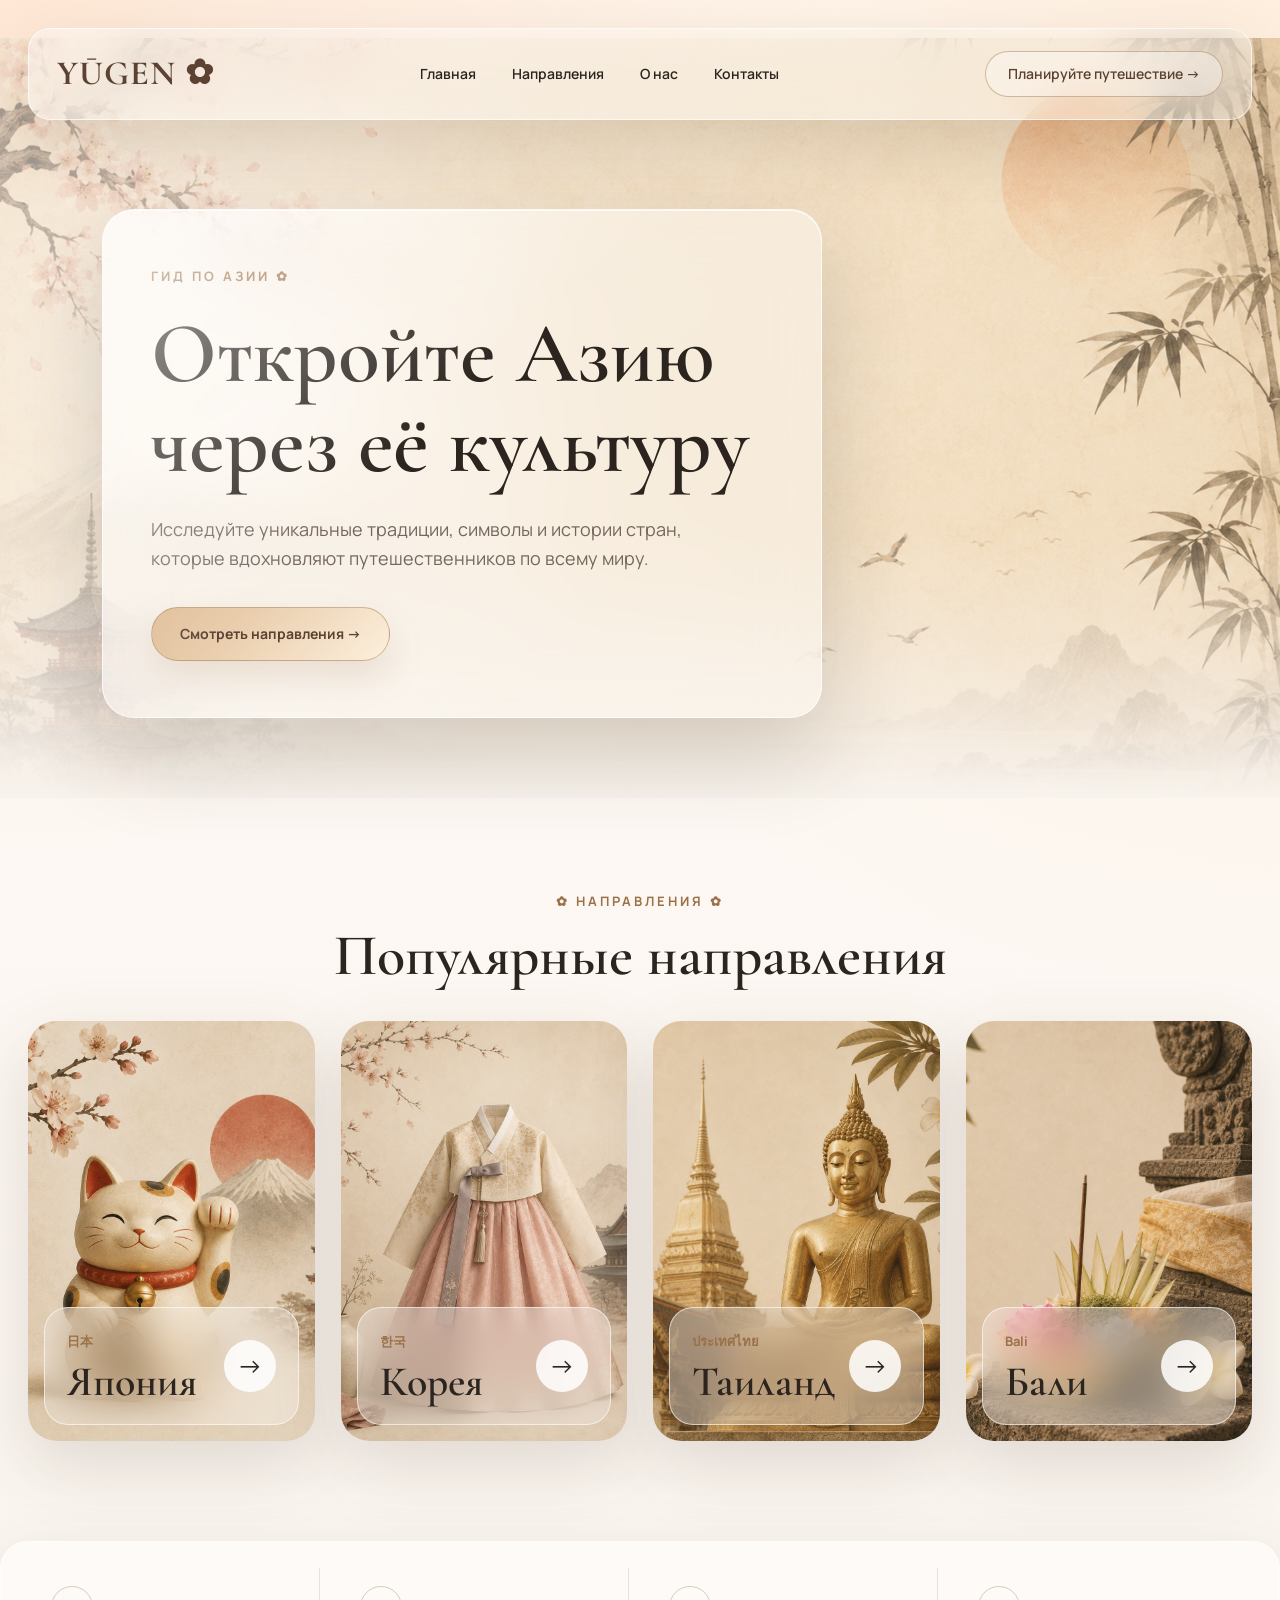
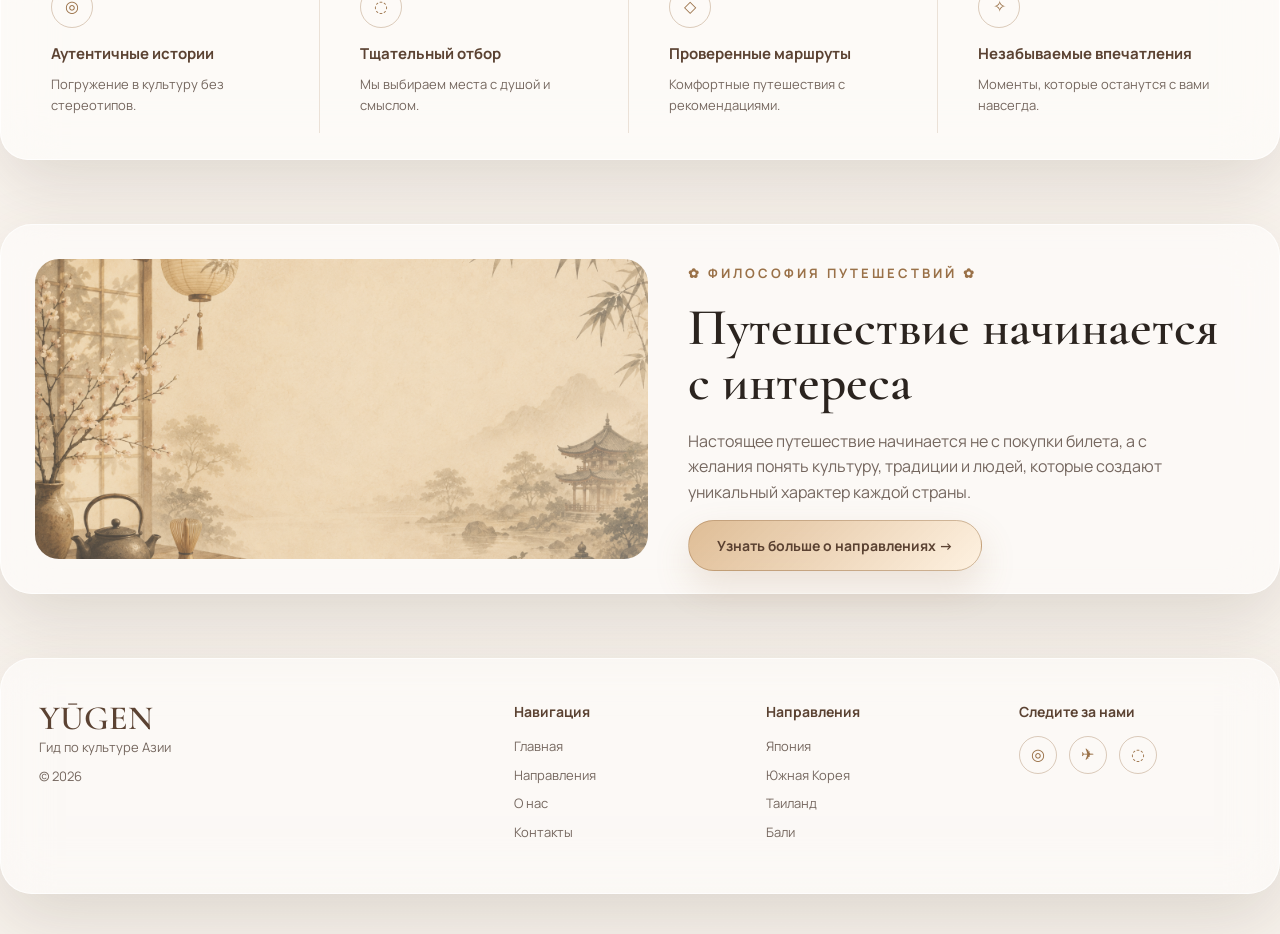
<file: index.html>
<!DOCTYPE html>
<html lang="ru">
<head>
  <meta charset="UTF-8">
  <meta name="viewport" content="width=device-width, initial-scale=1.0">
  <title>YŪGEN — Гид по Азии</title>

  <link href="https://fonts.googleapis.com/css2?family=Cormorant+Garamond:wght@400;500;600;700&family=Manrope:wght@300;400;500;600;700&display=swap" rel="stylesheet">

  <link rel="stylesheet" href="css/style.css">
  <link rel="stylesheet" href="css/responsive.css">
  <link rel="stylesheet" href="css/animations.css">
</head>

<body>

<header class="site-header">
  <div class="logo">YŪGEN ✿</div>

  <nav class="nav">
    <a href="index.html">Главная</a>
    <a href="tours.html">Направления</a>
    <a href="#about">О нас</a>
    <a href="contacts.html">Контакты</a>
  </nav>

  <a href="tours.html" class="header-btn">Планируйте путешествие →</a>
</header>

<section class="hero">
  <div class="hero-glass">
    <span class="eyebrow">ГИД ПО АЗИИ ✿</span>

    <h1>Откройте Азию<br>через её культуру</h1>

    <p>
      Исследуйте уникальные традиции, символы и истории стран,
      которые вдохновляют путешественников по всему миру.
    </p>

    <div class="hero-actions">
      <a href="#destinations" class="main-btn">Смотреть направления →</a>
    </div>
  </div>
</section>

<section class="destinations" id="destinations">
  <div class="section-top">
    <span>✿ НАПРАВЛЕНИЯ ✿</span>
    <h2>Популярные направления</h2>
  </div>

  <div class="cards-grid">

    <article class="travel-card">
      <img src="images/japan.png" alt="Япония">
      <div class="card-glass">
        <span>日本</span>
        <h3>Япония</h3>
        <a href="tours.html">→</a>
      </div>
    </article>

    <article class="travel-card">
      <img src="images/korea.png" alt="Южная Корея">
      <div class="card-glass">
        <span>한국</span>
        <h3>Корея</h3>
        <a href="tours.html">→</a>
      </div>
    </article>

    <article class="travel-card">
      <img src="images/thailand.png" alt="Таиланд">
      <div class="card-glass">
        <span>ประเทศไทย</span>
        <h3>Таиланд</h3>
        <a href="tours.html">→</a>
      </div>
    </article>

    <article class="travel-card">
      <img src="images/bali.png" alt="Бали">
      <div class="card-glass">
        <span>Bali</span>
        <h3>Бали</h3>
        <a href="tours.html">→</a>
      </div>
    </article>

  </div>
</section>

<section class="features">
  <div class="feature-item">
    <div class="icon">◎</div>
    <h4>Аутентичные истории</h4>
    <p>Погружение в культуру без стереотипов.</p>
  </div>

  <div class="feature-item">
    <div class="icon">◌</div>
    <h4>Тщательный отбор</h4>
    <p>Мы выбираем места с душой и смыслом.</p>
  </div>

  <div class="feature-item">
    <div class="icon">◇</div>
    <h4>Проверенные маршруты</h4>
    <p>Комфортные путешествия с рекомендациями.</p>
  </div>

  <div class="feature-item">
    <div class="icon">✧</div>
    <h4>Незабываемые впечатления</h4>
    <p>Моменты, которые останутся с вами навсегда.</p>
  </div>
</section>

<section class="philosophy" id="about">
  <div class="philosophy-image"></div>

  <div class="philosophy-text">
    <span>✿ ФИЛОСОФИЯ ПУТЕШЕСТВИЙ ✿</span>
    <h2>Путешествие начинается<br>с интереса</h2>
    <p>
      Настоящее путешествие начинается не с покупки билета,
      а с желания понять культуру, традиции и людей,
      которые создают уникальный характер каждой страны.
    </p>
    <a href="tours.html" class="outline-btn">Узнать больше о направлениях →</a>
  </div>
</section>

<footer class="footer">
  <div>
    <h3>YŪGEN</h3>
    <p>Гид по культуре Азии</p>
    <p>© 2026</p>
  </div>

  <div>
    <h4>Навигация</h4>
    <a href="index.html">Главная</a>
    <a href="tours.html">Направления</a>
    <a href="#about">О нас</a>
    <a href="contacts.html">Контакты</a>
  </div>

  <div>
    <h4>Направления</h4>
    <a href="tours.html">Япония</a>
    <a href="tours.html">Южная Корея</a>
    <a href="tours.html">Таиланд</a>
    <a href="tours.html">Бали</a>
  </div>

  <div>
    <h4>Следите за нами</h4>
    <div class="socials">
      <span>◎</span>
      <span>✈</span>
      <span>◌</span>
    </div>
  </div>
</footer>

</body>
</html>
</file>
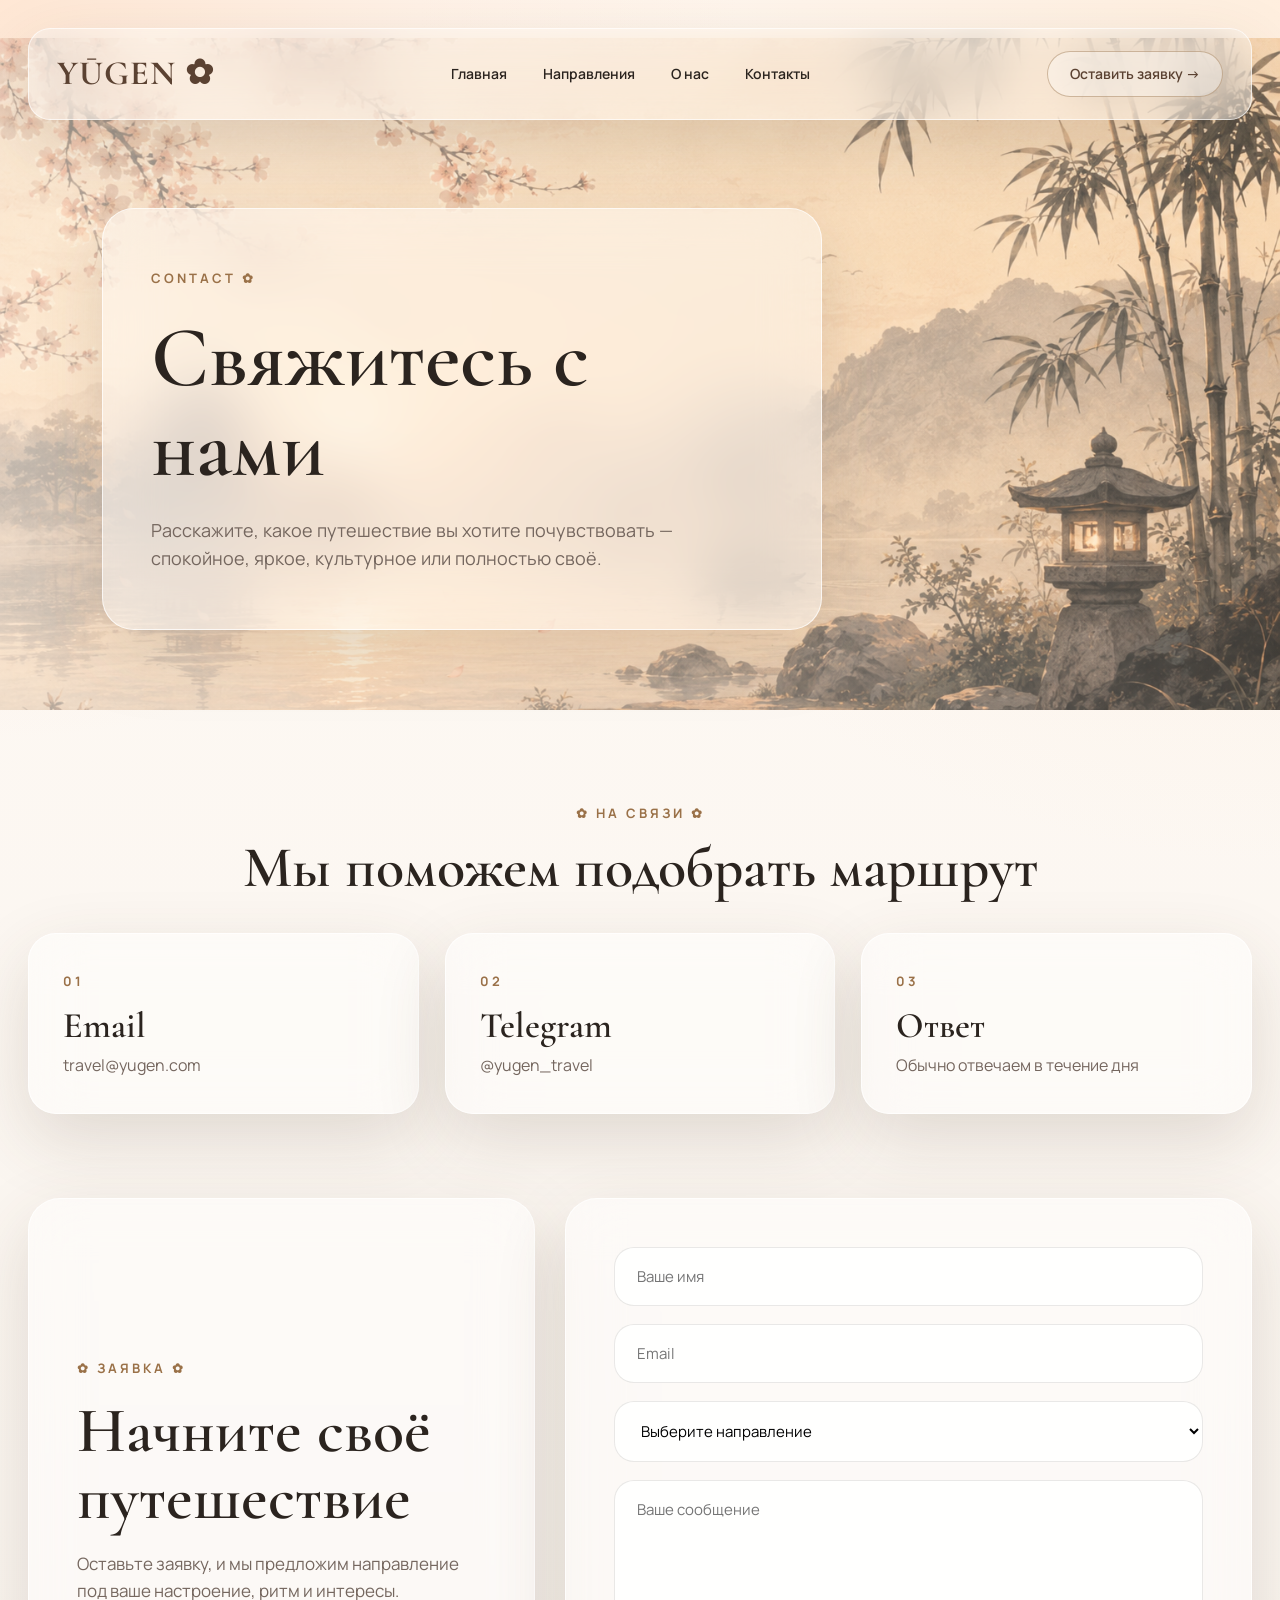
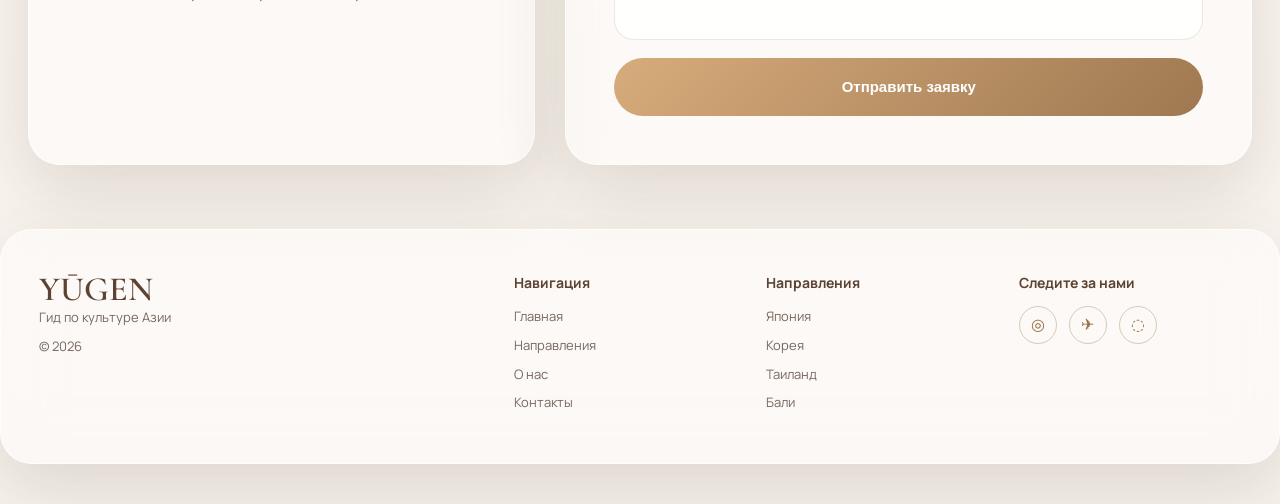
<file: contacts.html>
<!DOCTYPE html>
<html lang="ru">
<head>
  <meta charset="UTF-8" />
  <meta name="viewport" content="width=device-width, initial-scale=1.0" />
  <title>Контакты — YŪGEN</title>

  <link href="https://fonts.googleapis.com/css2?family=Cormorant+Garamond:wght@400;500;600;700&family=Manrope:wght@300;400;500;600;700&display=swap" rel="stylesheet">

  <link rel="stylesheet" href="css/contacts.css">
</head>

<body>

<header class="site-header">
  <div class="logo">YŪGEN ✿</div>

  <nav class="nav">
    <a href="index.html">Главная</a>
    <a href="tours.html">Направления</a>
    <a href="index.html#about">О нас</a>
    <a href="contacts.html">Контакты</a>
  </nav>

  <a href="#contactForm" class="header-btn">Оставить заявку →</a>
</header>

<section class="contact-hero">
  <div class="contact-glass">
    <span class="eyebrow">CONTACT ✿</span>
    <h1>Свяжитесь с нами</h1>
    <p>
      Расскажите, какое путешествие вы хотите почувствовать —
      спокойное, яркое, культурное или полностью своё.
    </p>
  </div>
</section>

<section class="contact-info">
  <div class="section-top">
    <span>✿ НА СВЯЗИ ✿</span>
    <h2>Мы поможем подобрать маршрут</h2>
  </div>

  <div class="info-grid">
    <div class="info-card">
      <span>01</span>
      <h3>Email</h3>
      <p>travel@yugen.com</p>
    </div>

    <div class="info-card">
      <span>02</span>
      <h3>Telegram</h3>
      <p>@yugen_travel</p>
    </div>

    <div class="info-card">
      <span>03</span>
      <h3>Ответ</h3>
      <p>Обычно отвечаем в течение дня</p>
    </div>
  </div>
</section>

<section class="form-block">
  <div class="form-text">
    <span>✿ ЗАЯВКА ✿</span>
    <h2>Начните своё путешествие</h2>
    <p>
      Оставьте заявку, и мы предложим направление под ваше настроение,
      ритм и интересы.
    </p>
  </div>

  <form id="contactForm" class="contact-form">
    <input type="text" placeholder="Ваше имя" required>
    <input type="email" placeholder="Email" required>

    <select required>
      <option value="">Выберите направление</option>
      <option>Япония</option>
      <option>Корея</option>
      <option>Таиланд</option>
      <option>Бали</option>
    </select>

    <textarea placeholder="Ваше сообщение" required></textarea>

    <button type="submit">Отправить заявку</button>
  </form>
</section>

<footer class="footer">
  <div>
    <h3>YŪGEN</h3>
    <p>Гид по культуре Азии</p>
    <p>© 2026</p>
  </div>

  <div>
    <h4>Навигация</h4>
    <a href="index.html">Главная</a>
    <a href="tours.html">Направления</a>
    <a href="index.html#about">О нас</a>
    <a href="contacts.html">Контакты</a>
  </div>

  <div>
    <h4>Направления</h4>
    <a href="tours.html">Япония</a>
    <a href="tours.html">Корея</a>
    <a href="tours.html">Таиланд</a>
    <a href="tours.html">Бали</a>
  </div>

  <div>
    <h4>Следите за нами</h4>
    <div class="socials">
      <span>◎</span>
      <span>✈</span>
      <span>◌</span>
    </div>
  </div>
</footer>

<script src="js/script.js"></script>

</body>
</html>
</file>
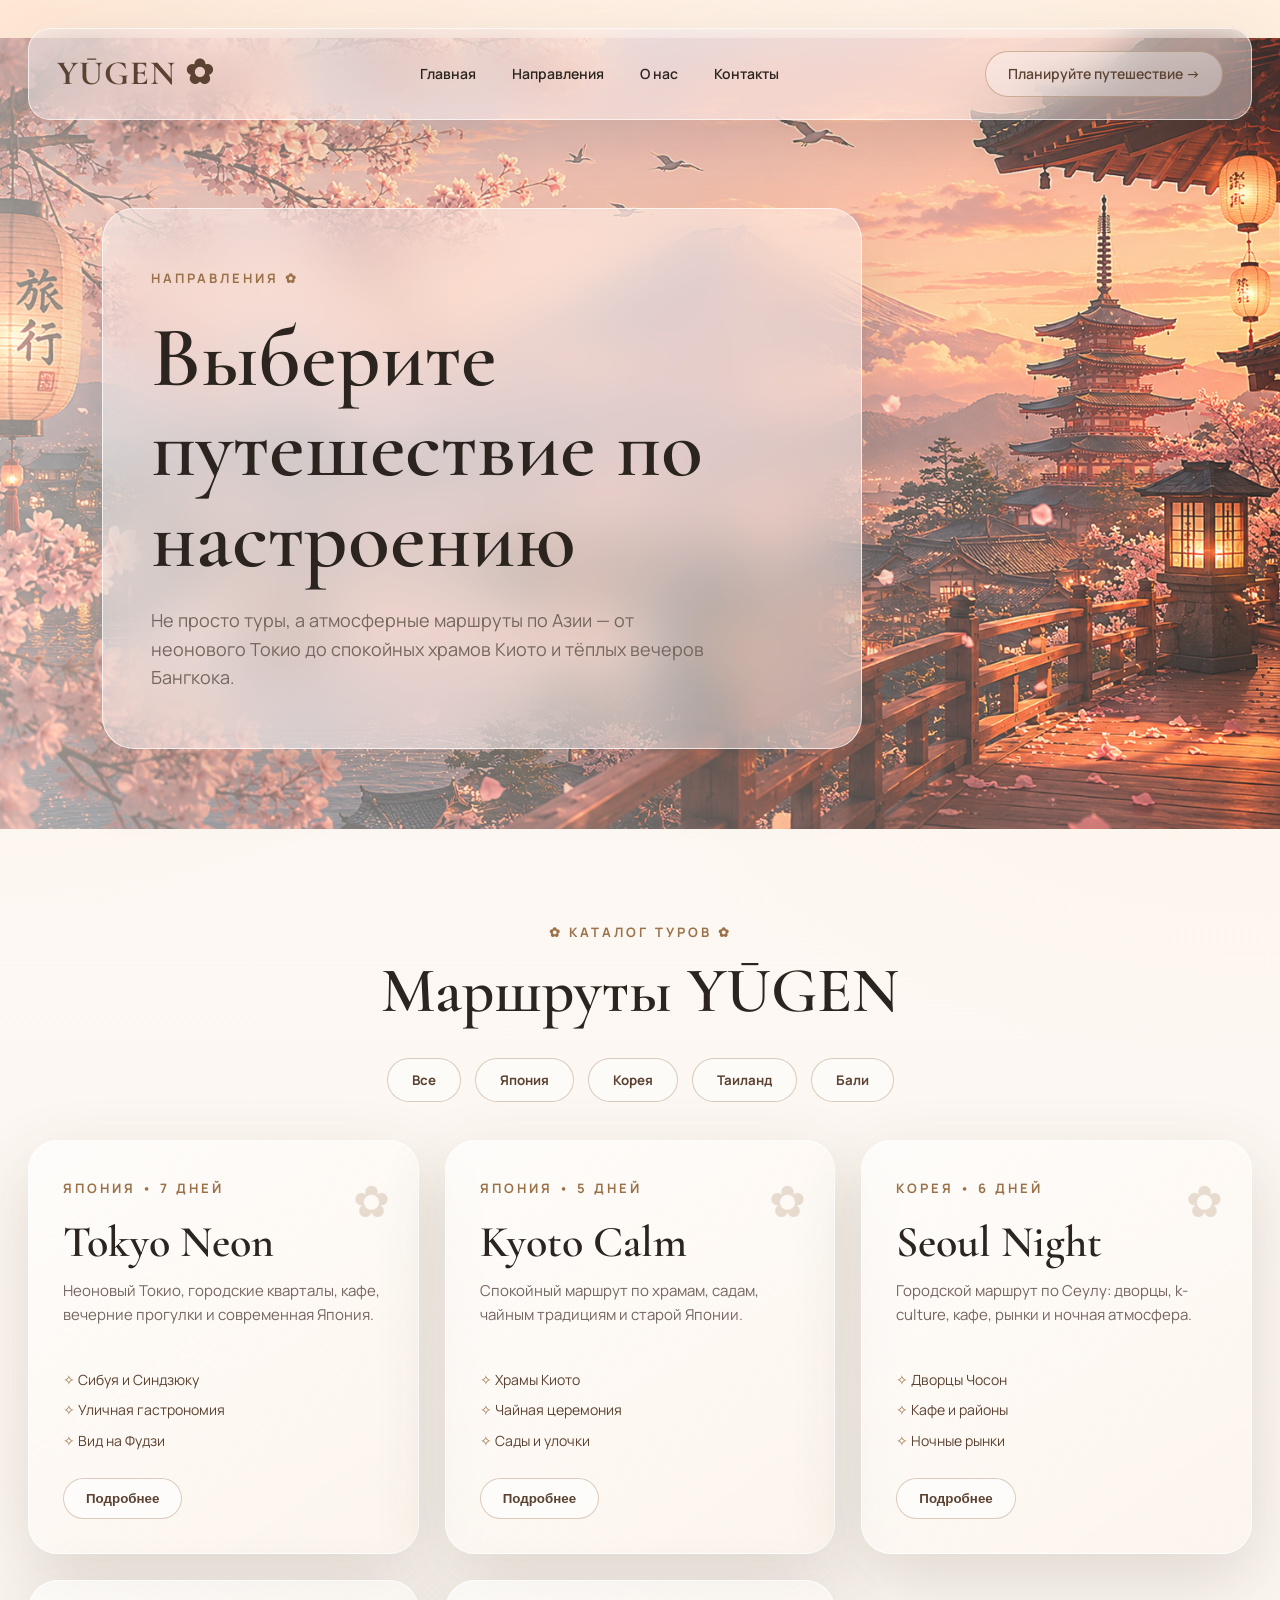
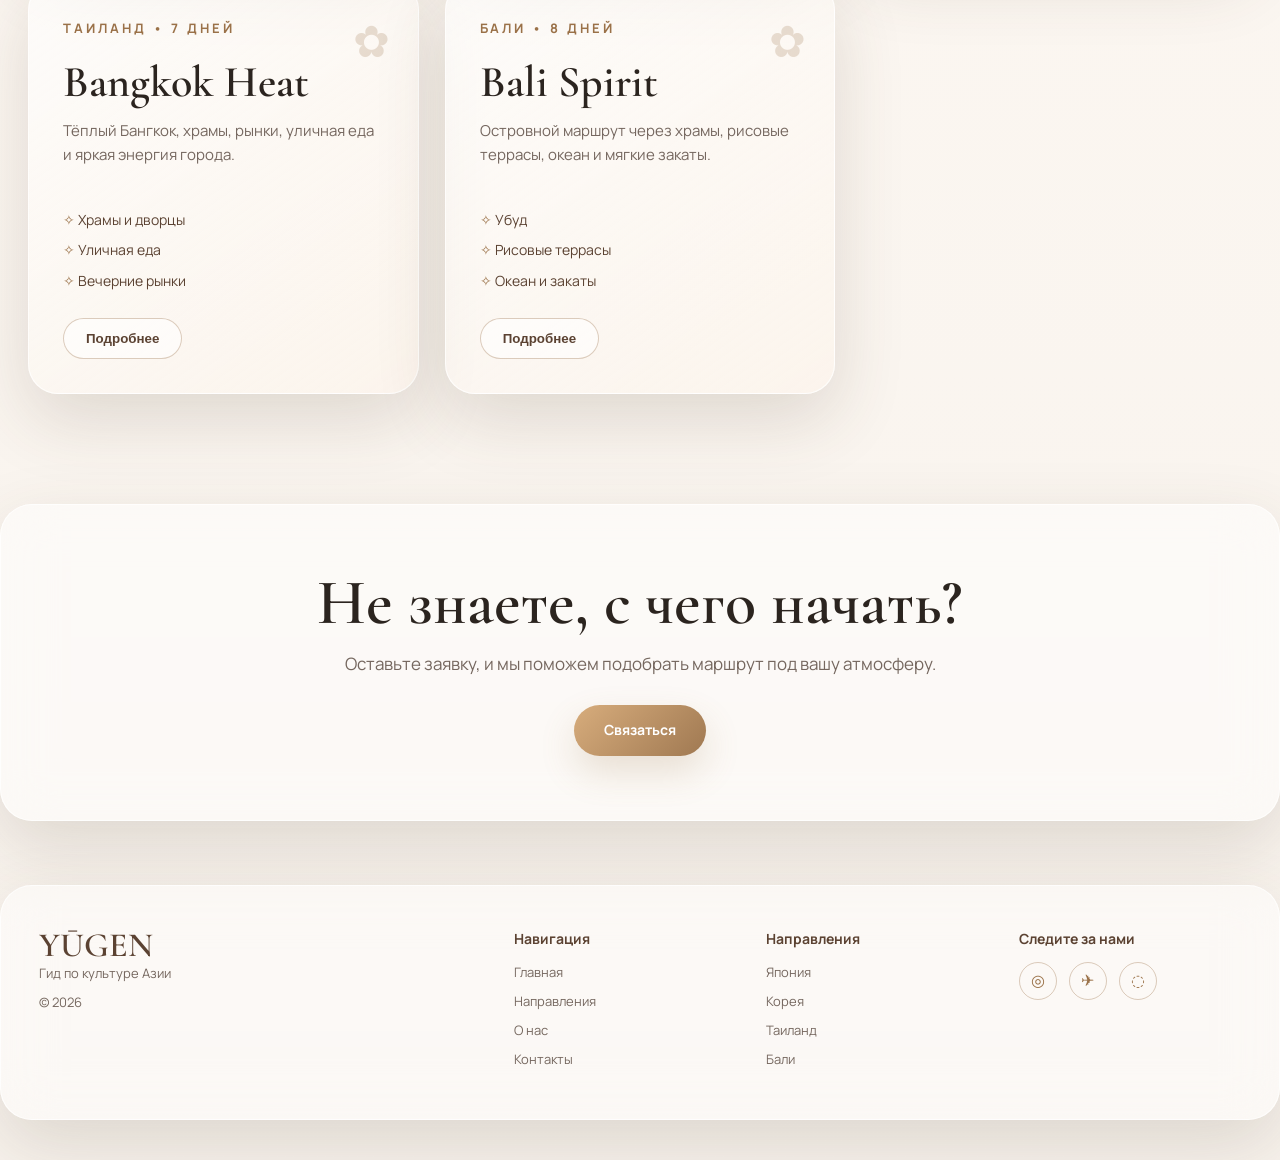
<file: tours.html>
<!DOCTYPE html>
<html lang="ru">
<head>
  <meta charset="UTF-8" />
  <meta name="viewport" content="width=device-width, initial-scale=1.0" />
  <title>Туры — YŪGEN</title>

  <link href="https://fonts.googleapis.com/css2?family=Cormorant+Garamond:wght@400;500;600;700&family=Manrope:wght@300;400;500;600;700&display=swap" rel="stylesheet">

  <link rel="stylesheet" href="css/tours.css">
</head>

<body>

<header class="site-header">
  <div class="logo">YŪGEN ✿</div>

  <nav class="nav">
    <a href="index.html">Главная</a>
    <a href="tours.html">Направления</a>
    <a href="index.html#about">О нас</a>
    <a href="contacts.html">Контакты</a>
  </nav>

  <a href="contacts.html" class="header-btn">Планируйте путешествие →</a>
</header>

<section class="tours-hero">
  <div class="hero-glass">
    <span class="eyebrow">НАПРАВЛЕНИЯ ✿</span>
    <h1>Выберите путешествие по настроению</h1>
    <p>
      Не просто туры, а атмосферные маршруты по Азии — от неонового Токио
      до спокойных храмов Киото и тёплых вечеров Бангкока.
    </p>
  </div>
</section>

<section class="tours-section">
  <div class="section-top">
    <span>✿ КАТАЛОГ ТУРОВ ✿</span>
    <h2>Маршруты YŪGEN</h2>
  </div>

  <div class="filters">
    <button onclick="filter('all')">Все</button>
    <button onclick="filter('japan')">Япония</button>
    <button onclick="filter('korea')">Корея</button>
    <button onclick="filter('thai')">Таиланд</button>
    <button onclick="filter('bali')">Бали</button>
  </div>

  <div class="tours-grid">

  <article class="tour-card japan" onclick="openModal('Tokyo Neon')">
    <span>Япония • 7 дней</span>
    <h3>Tokyo Neon</h3>
    <p>Неоновый Токио, городские кварталы, кафе, вечерние прогулки и современная Япония.</p>
    <ul>
      <li>Сибуя и Синдзюку</li>
      <li>Уличная гастрономия</li>
      <li>Вид на Фудзи</li>
    </ul>
    <button>Подробнее</button>
  </article>

  <article class="tour-card japan" onclick="openModal('Kyoto Calm')">
    <span>Япония • 5 дней</span>
    <h3>Kyoto Calm</h3>
    <p>Спокойный маршрут по храмам, садам, чайным традициям и старой Японии.</p>
    <ul>
      <li>Храмы Киото</li>
      <li>Чайная церемония</li>
      <li>Сады и улочки</li>
    </ul>
    <button>Подробнее</button>
  </article>

  <article class="tour-card korea" onclick="openModal('Seoul Night')">
    <span>Корея • 6 дней</span>
    <h3>Seoul Night</h3>
    <p>Городской маршрут по Сеулу: дворцы, k-culture, кафе, рынки и ночная атмосфера.</p>
    <ul>
      <li>Дворцы Чосон</li>
      <li>Кафе и районы</li>
      <li>Ночные рынки</li>
    </ul>
    <button>Подробнее</button>
  </article>

  <article class="tour-card thai" onclick="openModal('Bangkok Heat')">
    <span>Таиланд • 7 дней</span>
    <h3>Bangkok Heat</h3>
    <p>Тёплый Бангкок, храмы, рынки, уличная еда и яркая энергия города.</p>
    <ul>
      <li>Храмы и дворцы</li>
      <li>Уличная еда</li>
      <li>Вечерние рынки</li>
    </ul>
    <button>Подробнее</button>
  </article>

  <article class="tour-card bali" onclick="openModal('Bali Spirit')">
    <span>Бали • 8 дней</span>
    <h3>Bali Spirit</h3>
    <p>Островной маршрут через храмы, рисовые террасы, океан и мягкие закаты.</p>
    <ul>
      <li>Убуд</li>
      <li>Рисовые террасы</li>
      <li>Океан и закаты</li>
    </ul>
    <button>Подробнее</button>
  </article>

</div>
</section>

<section class="tours-cta">
  <h2>Не знаете, с чего начать?</h2>
  <p>Оставьте заявку, и мы поможем подобрать маршрут под вашу атмосферу.</p>
  <a href="contacts.html">Связаться</a>
</section>

<div id="modal" class="modal">
  <div class="modal-box">
    <button class="modal-close" onclick="closeModal()">×</button>
    <span>✿ ЗАЯВКА НА ТУР ✿</span>
    <h2 id="tourName"></h2>

    <input placeholder="Имя">
    <input placeholder="Email">

    <button onclick="closeModal()">Отправить заявку</button>
  </div>
</div>

<footer class="footer">
  <div>
    <h3>YŪGEN</h3>
    <p>Гид по культуре Азии</p>
    <p>© 2026</p>
  </div>

  <div>
    <h4>Навигация</h4>
    <a href="index.html">Главная</a>
    <a href="tours.html">Направления</a>
    <a href="index.html#about">О нас</a>
    <a href="contacts.html">Контакты</a>
  </div>

  <div>
    <h4>Направления</h4>
    <a href="tours.html">Япония</a>
    <a href="tours.html">Корея</a>
    <a href="tours.html">Таиланд</a>
    <a href="tours.html">Бали</a>
  </div>

  <div>
    <h4>Следите за нами</h4>
    <div class="socials">
      <span>◎</span>
      <span>✈</span>
      <span>◌</span>
    </div>
  </div>
</footer>

<script src="js/script.js"></script>

</body>
</html>
</file>
<file: css/style.css>
:root {
  --bg: #f8f3ed;
  --cream: #fffaf4;
  --glass: rgba(255, 255, 255, 0.38);
  --glass-strong: rgba(255, 255, 255, 0.58);
  --brown: #5b4232;
  --text: #2b241f;
  --muted: #75675f;
  --accent: #d5a875;
  --accent-dark: #9a7148;
  --border: rgba(255, 255, 255, 0.65);
  --shadow: 0 25px 70px rgba(83, 61, 42, 0.16);
}

* {
  margin: 0;
  padding: 0;
  box-sizing: border-box;
}

html {
  scroll-behavior: smooth;
}

body {
  font-family: "Manrope", sans-serif;
  background:
    radial-gradient(circle at top left, rgba(255, 216, 186, 0.55), transparent 30%),
    radial-gradient(circle at top right, rgba(255, 235, 215, 0.75), transparent 35%),
    linear-gradient(180deg, #fffaf5, var(--bg));
  color: var(--text);
  line-height: 1.6;
}

a {
  color: inherit;
  text-decoration: none;
}

img {
  width: 100%;
  display: block;
}

h1,
h2,
h3 {
  font-family: "Cormorant Garamond", serif;
  font-weight: 600;
  line-height: 1.05;
}

/* HEADER */

.site-header {
  width: calc(100% - 56px);
  max-width: 1400px;
  margin: 28px auto 0;
  padding: 18px 28px;
  position: sticky;
  top: 18px;
  z-index: 100;

  display: flex;
  justify-content: space-between;
  align-items: center;

  background: rgba(255, 255, 255, 0.38);
  backdrop-filter: blur(22px);
  -webkit-backdrop-filter: blur(22px);

  border: 1px solid var(--border);
  border-radius: 22px;
  box-shadow: var(--shadow);
}

.logo {
  font-family: "Cormorant Garamond", serif;
  font-size: 34px;
  font-weight: 700;
  color: var(--brown);
  letter-spacing: 1px;
}

.nav {
  display: flex;
  gap: 36px;
}

.nav a {
  font-size: 14px;
  font-weight: 600;
  color: var(--text);
  position: relative;
}

.nav a::after {
  content: "";
  position: absolute;
  width: 0;
  height: 1px;
  background: var(--accent-dark);
  bottom: -6px;
  left: 0;
  transition: 0.3s;
}

.nav a:hover::after {
  width: 100%;
}

.header-btn {
  padding: 11px 22px;
  border-radius: 999px;
  border: 1px solid rgba(154, 113, 72, 0.45);
  background: rgba(255, 255, 255, 0.35);
  color: var(--brown);
  font-size: 14px;
  font-weight: 600;
  transition: 0.3s;
}

.header-btn:hover {
  background: rgba(213, 168, 117, 0.35);
  transform: translateY(-2px);
}

/* HERO */

.hero {
  min-height: 760px;
  margin-top: -82px;
  padding: 170px 8% 80px;

  display: flex;
  align-items: center;

  background:
    linear-gradient(90deg, rgba(255, 250, 244, 0.55), rgba(255, 250, 244, 0.05)),
    url("../images/hero.png") center/cover no-repeat;

  position: relative;
}

.hero::after {
  content: "";
  position: absolute;
  inset: 0;
  background:
    radial-gradient(circle at 20% 50%, rgba(255, 255, 255, 0.5), transparent 35%),
    linear-gradient(180deg, transparent 65%, var(--bg));
  pointer-events: none;
}

.hero-glass {
  width: min(720px, 100%);
  padding: 56px 48px;
  position: relative;
  z-index: 2;

  background: rgba(255, 255, 255, 0.38);
  backdrop-filter: blur(28px);
  -webkit-backdrop-filter: blur(28px);

  border: 1px solid rgba(255, 255, 255, 0.72);
  border-radius: 32px;
  box-shadow:
    0 35px 90px rgba(67, 48, 34, 0.2),
    inset 0 1px 0 rgba(255, 255, 255, 0.85);
}

.hero-glass::before {
  content: "";
  position: absolute;
  inset: 0;
  border-radius: 32px;
  background: linear-gradient(135deg, rgba(255,255,255,0.65), transparent 45%);
  pointer-events: none;
}

.eyebrow {
  display: block;
  margin-bottom: 22px;
  color: var(--accent-dark);
  letter-spacing: 3px;
  text-transform: uppercase;
  font-size: 13px;
  font-weight: 700;
}

.hero h1 {
  font-size: clamp(54px, 7vw, 86px);
  color: var(--text);
  margin-bottom: 26px;
}

.hero p {
  max-width: 560px;
  color: var(--muted);
  font-size: 18px;
  margin-bottom: 34px;
}

.hero-actions {
  display: flex;
  align-items: center;
  gap: 18px;
  flex-wrap: wrap;
}

.main-btn,
.outline-btn {
  padding: 15px 28px;
  border-radius: 999px;
  border: 1px solid rgba(154, 113, 72, 0.45);
  background: linear-gradient(135deg, rgba(213, 168, 117, 0.75), rgba(255, 236, 210, 0.6));
  color: var(--brown);
  font-weight: 700;
  font-size: 14px;
  box-shadow: 0 16px 36px rgba(154, 113, 72, 0.18);
  transition: 0.3s;
}

.main-btn:hover,
.outline-btn:hover {
  transform: translateY(-3px);
  box-shadow: 0 22px 44px rgba(154, 113, 72, 0.24);
}

.play-btn {
  color: var(--brown);
  font-size: 14px;
  font-weight: 700;
}

/* DESTINATIONS */

.destinations {
  max-width: 1320px;
  margin: 0 auto;
  padding: 90px 28px 60px;
}

.section-top {
  text-align: center;
  margin-bottom: 34px;
}

.section-top span {
  color: var(--accent-dark);
  font-size: 13px;
  font-weight: 700;
  letter-spacing: 3px;
  text-transform: uppercase;
}

.section-top h2 {
  margin-top: 12px;
  font-size: clamp(38px, 5vw, 58px);
}

.cards-grid {
  display: grid;
  grid-template-columns: repeat(4, 1fr);
  gap: 26px;
}

.travel-card {
  min-height: 420px;
  position: relative;
  overflow: hidden;
  border-radius: 28px;
  box-shadow: var(--shadow);
  transition: 0.4s ease;
  background: var(--cream);
}

.travel-card:hover {
  transform: translateY(-10px);
}

.travel-card img {
  height: 100%;
  min-height: 420px;
  object-fit: cover;
}

.card-glass {
  position: absolute;
  left: 16px;
  right: 16px;
  bottom: 16px;

  padding: 20px 22px;

  border-radius: 24px;

  background: rgba(255,255,255,0.35);
  backdrop-filter: blur(20px);
  -webkit-backdrop-filter: blur(20px);

  border: 1px solid rgba(255,255,255,0.6);
}

.card-glass span {
  font-size: 13px;
  color: var(--accent-dark);
  font-weight: 700;
}

.card-glass h3 {
  margin-top: 6px;
  font-size: 42px;
}

.card-glass a {
  position: absolute;
  right: 22px;
  top: 50%;
  transform: translateY(-50%);

  width: 52px;
  height: 52px;

  border-radius: 50%;

  background: rgba(255,255,255,0.85);

  display: flex;
  align-items: center;
  justify-content: center;

  text-decoration: none;
  color: var(--text);

  font-size: 26px;
}

.card-glass p {
  display: none;
}

.card-glass a:hover {
  transform: translateX(4px);
  background: var(--accent);
  color: white;
}

/* FEATURES */

.features {
  max-width: 1320px;
  margin: 40px auto;
  padding: 26px 32px;

  display: grid;
  grid-template-columns: repeat(4, 1fr);
  gap: 22px;

  background: rgba(255,255,255,0.46);
  backdrop-filter: blur(26px);
  -webkit-backdrop-filter: blur(26px);

  border: 1px solid rgba(255,255,255,0.75);
  border-radius: 28px;
  box-shadow: var(--shadow);
}

.feature-item {
  padding: 18px;
  border-right: 1px solid rgba(154, 113, 72, 0.18);
}

.feature-item:last-child {
  border-right: none;
}

.icon {
  width: 42px;
  height: 42px;
  display: grid;
  place-items: center;
  margin-bottom: 14px;

  border-radius: 50%;
  border: 1px solid rgba(154, 113, 72, 0.35);
  color: var(--accent-dark);
}

.feature-item h4 {
  font-size: 15px;
  margin-bottom: 8px;
  color: var(--brown);
}

.feature-item p {
  font-size: 13px;
  color: var(--muted);
}

/* PHILOSOPHY */

.philosophy {
  max-width: 1320px;
  margin: 64px auto 0;
  padding: 34px;

  display: grid;
  grid-template-columns: 1.1fr 1fr;
  gap: 40px;
  align-items: center;

  background: rgba(255,255,255,0.45);
  backdrop-filter: blur(26px);
  -webkit-backdrop-filter: blur(26px);

  border: 1px solid rgba(255,255,255,0.72);
  border-radius: 32px;
  box-shadow: var(--shadow);
}

.philosophy-image {
  min-height: 300px;
  border-radius: 24px;
  background:
    linear-gradient(90deg, rgba(255,255,255,.15), rgba(255,255,255,.3)),
    url("../images/philosophy.png") center/cover no-repeat;
}

.philosophy-text span {
  color: var(--accent-dark);
  font-size: 13px;
  font-weight: 700;
  letter-spacing: 3px;
}

.philosophy-text h2 {
  font-size: clamp(36px, 5vw, 52px);
  margin: 16px 0 18px;
}

.philosophy-text p {
  color: var(--muted);
  max-width: 520px;
  margin-bottom: 28px;
}

/* FOOTER */

.footer {
  max-width: 1320px;
  margin: 64px auto 40px;
  padding: 42px 38px;

  display: grid;
  grid-template-columns: 2fr 1fr 1fr 1fr;
  gap: 30px;

  background: rgba(255,255,255,0.45);
  backdrop-filter: blur(24px);
  -webkit-backdrop-filter: blur(24px);

  border: 1px solid rgba(255,255,255,0.72);
  border-radius: 32px;
  box-shadow: var(--shadow);
}

.footer h3 {
  font-size: 34px;
  color: var(--brown);
}

.footer h4 {
  color: var(--brown);
  margin-bottom: 12px;
  font-size: 14px;
}

.footer p,
.footer a {
  display: block;
  color: var(--muted);
  font-size: 13px;
  margin-bottom: 8px;
}

.socials {
  display: flex;
  gap: 12px;
}

.socials span {
  width: 38px;
  height: 38px;
  display: grid;
  place-items: center;
  border-radius: 50%;
  border: 1px solid rgba(154, 113, 72, 0.35);
  color: var(--accent-dark);
}

/* RESPONSIVE */

@media (max-width: 1100px) {
  .cards-grid,
  .features {
    grid-template-columns: repeat(2, 1fr);
  }

  .philosophy,
  .footer {
    grid-template-columns: 1fr;
  }

  .header-btn {
    display: none;
  }
}

@media (max-width: 760px) {
  .site-header {
    width: calc(100% - 28px);
    flex-direction: column;
    gap: 16px;
  }

  .nav {
    gap: 16px;
    flex-wrap: wrap;
    justify-content: center;
  }

  .hero {
    padding: 170px 18px 70px;
  }

  .hero-glass {
    padding: 36px 26px;
  }

  .cards-grid,
  .features {
    grid-template-columns: 1fr;
  }

  .travel-card,
  .travel-card img {
    min-height: 460px;
  }
}
</file>
<file: css/responsive.css>
@media (max-width: 900px) {
  .navbar {
    width: calc(100% - 32px);
    top: 16px;
    padding: 14px 18px;
  }

  .logo {
    font-size: 20px;
  }

  .links {
    gap: 14px;
  }

  .links a {
    font-size: 13px;
  }

  .hero {
    padding: 120px 18px 40px;
  }

  .hero-content {
    padding: 42px 26px;
    min-height: auto;
  }

  .hero h1 {
    font-size: 52px;
  }

  .hero p {
    font-size: 15px;
  }

  .hero-buttons {
    flex-direction: column;
    align-items: flex-start;
  }

  .features-grid,
  .steps-grid,
  .contacts-grid,
  .contact-form-wrapper,
  .tours-grid {
    grid-template-columns: 1fr;
  }

  .section-top h2,
  .philosophy h2,
  .tours-cta h2,
  .contacts-cta h2 {
    font-size: 42px;
  }

  .tours-hero,
  .contacts-hero {
    margin-top: 100px;
  }

  .tours-hero-content,
  .contacts-hero-content {
    min-height: auto;
    padding: 42px 26px;
  }

  .tours-hero-content h1,
  .contacts-hero-content h1 {
    font-size: 52px;
  }

  .contact-form-text,
  .contact-form {
    padding: 34px 26px;
  }
}

@media (max-width: 560px) {
  body {
    overflow-x: hidden;
  }

  .navbar {
    flex-direction: column;
    gap: 12px;
    border-radius: 24px;
  }

  .links {
    width: 100%;
    justify-content: center;
    flex-wrap: wrap;
  }

  .hero h1,
  .tours-hero-content h1,
  .contacts-hero-content h1 {
    font-size: 44px;
  }

  .hero-content,
  .tours-hero-content,
  .contacts-hero-content {
    border-radius: 28px;
  }

  .feature-card,
  .step-card,
  .tour-card,
  .contact-card,
  .contact-form,
  .contact-form-text {
    border-radius: 24px;
  }

  .btn-primary,
  .btn-secondary {
    width: 100%;
    text-align: center;
  }

  .filters {
    justify-content: flex-start;
  }

  .filters button {
    flex: 1;
    min-width: 130px;
  }

  .tour-image {
    height: 190px;
  }

  .modal-box {
    padding: 34px 24px;
  }

  .modal-box h2 {
    font-size: 34px;
  }

  .footer {
    flex-direction: column;
    gap: 8px;
    text-align: center;
  }
}
</file>
<file: css/animations.css>
@keyframes softFadeUp {
  from {
    opacity: 0;
    transform: translateY(28px);
  }

  to {
    opacity: 1;
    transform: translateY(0);
  }
}

@keyframes softScale {
  from {
    opacity: 0;
    transform: scale(0.96);
  }

  to {
    opacity: 1;
    transform: scale(1);
  }
}

.hero-content,
.tours-hero-content,
.contacts-hero-content {
  animation: softScale 0.9s ease forwards;
}

.section-top,
.feature-card,
.step-card,
.tour-card,
.contact-card,
.contact-form-text,
.contact-form,
.philosophy,
.tours-cta,
.contacts-cta {
  opacity: 0;
  animation: softFadeUp 0.8s ease forwards;
}

.feature-card:nth-child(1),
.step-card:nth-child(1),
.tour-card:nth-child(1),
.contact-card:nth-child(1) {
  animation-delay: 0.1s;
}

.feature-card:nth-child(2),
.step-card:nth-child(2),
.tour-card:nth-child(2),
.contact-card:nth-child(2) {
  animation-delay: 0.2s;
}

.feature-card:nth-child(3),
.step-card:nth-child(3),
.tour-card:nth-child(3),
.contact-card:nth-child(3) {
  animation-delay: 0.3s;
}

.tour-card:nth-child(4) {
  animation-delay: 0.4s;
}

.navbar {
  animation: softFadeUp 0.7s ease forwards;
}

.btn-primary,
.filters button,
.tour-content button {
  transition: 0.3s ease;
}

.btn-primary:hover {
  transform: translateY(-4px);
}

.modal-box {
  animation: softScale 0.35s ease forwards;
}
</file>
<file: css/contacts.css>
:root {
  --bg: #f8f3ed;
  --cream: #fffaf4;
  --brown: #5b4232;
  --text: #2b241f;
  --muted: #75675f;
  --accent: #d5a875;
  --accent-dark: #9a7148;
  --border: rgba(255, 255, 255, 0.65);
  --shadow: 0 25px 70px rgba(83, 61, 42, 0.16);
}

* {
  margin: 0;
  padding: 0;
  box-sizing: border-box;
}

html {
  scroll-behavior: smooth;
}

body {
  font-family: "Manrope", sans-serif;
  color: var(--text);
  line-height: 1.6;
  background:
    radial-gradient(circle at top left, rgba(255, 216, 186, 0.55), transparent 30%),
    radial-gradient(circle at top right, rgba(255, 235, 215, 0.75), transparent 35%),
    linear-gradient(180deg, #fffaf5, var(--bg));
}

a {
  color: inherit;
  text-decoration: none;
}

h1,
h2,
h3 {
  font-family: "Cormorant Garamond", serif;
  font-weight: 600;
  line-height: 1.05;
}

.site-header {
  width: calc(100% - 56px);
  max-width: 1400px;
  margin: 28px auto 0;
  padding: 18px 28px;
  position: sticky;
  top: 18px;
  z-index: 100;

  display: flex;
  justify-content: space-between;
  align-items: center;

  background: rgba(255, 255, 255, 0.38);
  backdrop-filter: blur(22px);
  -webkit-backdrop-filter: blur(22px);

  border: 1px solid var(--border);
  border-radius: 22px;
  box-shadow: var(--shadow);
}

.logo {
  font-family: "Cormorant Garamond", serif;
  font-size: 34px;
  font-weight: 700;
  color: var(--brown);
  letter-spacing: 1px;
}

.nav {
  display: flex;
  gap: 36px;
}

.nav a {
  font-size: 14px;
  font-weight: 600;
  color: var(--text);
}

.header-btn {
  padding: 11px 22px;
  border-radius: 999px;
  border: 1px solid rgba(154, 113, 72, 0.45);
  background: rgba(255, 255, 255, 0.35);
  color: var(--brown);
  font-size: 14px;
  font-weight: 600;
}

.contact-hero {
  min-height: 650px;
  margin-top: -82px;
  padding: 170px 8% 80px;
  display: flex;
  align-items: center;

  background:
    linear-gradient(90deg, rgba(255, 250, 244, 0.55), rgba(255, 250, 244, 0.15)),
    url("../images/contact.png") center/cover no-repeat;
}

.contact-glass {
  width: min(720px, 100%);
  padding: 56px 48px;
  background: rgba(255, 255, 255, 0.42);
  backdrop-filter: blur(28px);
  -webkit-backdrop-filter: blur(28px);
  border: 1px solid rgba(255, 255, 255, 0.72);
  border-radius: 32px;
  box-shadow: var(--shadow);
}

.eyebrow,
.section-top span,
.info-card span,
.form-text span {
  color: var(--accent-dark);
  letter-spacing: 3px;
  text-transform: uppercase;
  font-size: 13px;
  font-weight: 700;
}

.contact-glass h1 {
  font-size: clamp(54px, 7vw, 86px);
  margin: 22px 0;
}

.contact-glass p {
  max-width: 560px;
  color: var(--muted);
  font-size: 18px;
}

.contact-info {
  max-width: 1320px;
  margin: 0 auto;
  padding: 90px 28px 40px;
}

.section-top {
  text-align: center;
  margin-bottom: 34px;
}

.section-top h2 {
  margin-top: 12px;
  font-size: clamp(38px, 5vw, 58px);
}

.info-grid {
  display: grid;
  grid-template-columns: repeat(3, 1fr);
  gap: 26px;
}

.info-card,
.form-text,
.contact-form,
.footer {
  background: rgba(255,255,255,0.45);
  backdrop-filter: blur(26px);
  -webkit-backdrop-filter: blur(26px);
  border: 1px solid rgba(255,255,255,0.72);
  box-shadow: var(--shadow);
}

.info-card {
  padding: 34px;
  border-radius: 28px;
}

.info-card h3 {
  margin: 14px 0 8px;
  font-size: 36px;
}

.info-card p {
  color: var(--muted);
}

.form-block {
  max-width: 1320px;
  margin: 44px auto 0;
  padding: 0 28px;

  display: grid;
  grid-template-columns: 0.85fr 1.15fr;
  gap: 30px;
}

.form-text,
.contact-form {
  border-radius: 32px;
  padding: 48px;
}

.form-text {
  display: flex;
  flex-direction: column;
  justify-content: center;
}

.form-text h2 {
  margin: 18px 0;
  font-size: clamp(42px, 5vw, 68px);
}

.form-text p {
  color: var(--muted);
  font-size: 17px;
}

.contact-form {
  display: flex;
  flex-direction: column;
  gap: 18px;
}

.contact-form input,
.contact-form select,
.contact-form textarea {
  width: 100%;
  min-height: 58px;
  padding: 18px 22px;
  border-radius: 20px;
  border: 1px solid rgba(45, 32, 28, 0.1);
  background: rgba(255,255,255,0.88);
  outline: none;
  font-family: "Manrope", sans-serif;
  font-size: 15px;
}

.contact-form textarea {
  min-height: 160px;
  resize: none;
}

.contact-form button {
  min-height: 58px;
  border: none;
  border-radius: 999px;
  background: linear-gradient(135deg, rgba(213, 168, 117, 0.95), rgba(154, 113, 72, 0.95));
  color: white;
  font-weight: 700;
  font-size: 15px;
  cursor: pointer;
}

.footer {
  max-width: 1320px;
  margin: 64px auto 40px;
  padding: 42px 38px;
  display: grid;
  grid-template-columns: 2fr 1fr 1fr 1fr;
  gap: 30px;
  border-radius: 32px;
}

.footer h3 {
  font-size: 34px;
  color: var(--brown);
}

.footer h4 {
  color: var(--brown);
  margin-bottom: 12px;
  font-size: 14px;
}

.footer p,
.footer a {
  display: block;
  color: var(--muted);
  font-size: 13px;
  margin-bottom: 8px;
}

.socials {
  display: flex;
  gap: 12px;
}

.socials span {
  width: 38px;
  height: 38px;
  display: grid;
  place-items: center;
  border-radius: 50%;
  border: 1px solid rgba(154, 113, 72, 0.35);
  color: var(--accent-dark);
}

@media (max-width: 1100px) {
  .info-grid,
  .form-block,
  .footer {
    grid-template-columns: 1fr;
  }

  .header-btn {
    display: none;
  }
}

@media (max-width: 760px) {
  .site-header {
    width: calc(100% - 28px);
    flex-direction: column;
    gap: 16px;
  }

  .nav {
    gap: 16px;
    flex-wrap: wrap;
    justify-content: center;
  }

  .contact-hero {
    padding: 170px 18px 70px;
  }

  .contact-glass,
  .form-text,
  .contact-form {
    padding: 34px 26px;
  }
}
</file>
<file: css/tours.css>
:root {
  --bg: #f8f3ed;
  --cream: #fffaf4;
  --brown: #5b4232;
  --text: #2b241f;
  --muted: #75675f;
  --accent: #d5a875;
  --accent-dark: #9a7148;
  --border: rgba(255, 255, 255, 0.65);
  --shadow: 0 25px 70px rgba(83, 61, 42, 0.16);
}

* {
  margin: 0;
  padding: 0;
  box-sizing: border-box;
}

html {
  scroll-behavior: smooth;
}

body {
  font-family: "Manrope", sans-serif;
  color: var(--text);
  line-height: 1.6;
  background:
    radial-gradient(circle at top left, rgba(255, 216, 186, 0.55), transparent 30%),
    radial-gradient(circle at top right, rgba(255, 235, 215, 0.75), transparent 35%),
    linear-gradient(180deg, #fffaf5, var(--bg));
}

a {
  color: inherit;
  text-decoration: none;
}

img {
  width: 100%;
  display: block;
}

h1,
h2,
h3 {
  font-family: "Cormorant Garamond", serif;
  font-weight: 600;
  line-height: 1.05;
}

.site-header {
  width: calc(100% - 56px);
  max-width: 1400px;
  margin: 28px auto 0;
  padding: 18px 28px;
  position: sticky;
  top: 18px;
  z-index: 100;

  display: flex;
  justify-content: space-between;
  align-items: center;

  background: rgba(255, 255, 255, 0.38);
  backdrop-filter: blur(22px);
  -webkit-backdrop-filter: blur(22px);

  border: 1px solid var(--border);
  border-radius: 22px;
  box-shadow: var(--shadow);
}

.logo {
  font-family: "Cormorant Garamond", serif;
  font-size: 34px;
  font-weight: 700;
  color: var(--brown);
  letter-spacing: 1px;
}

.nav {
  display: flex;
  gap: 36px;
}

.nav a {
  font-size: 14px;
  font-weight: 600;
  color: var(--text);
}

.header-btn {
  padding: 11px 22px;
  border-radius: 999px;
  border: 1px solid rgba(154, 113, 72, 0.45);
  background: rgba(255, 255, 255, 0.35);
  color: var(--brown);
  font-size: 14px;
  font-weight: 600;
}

.tours-hero {
  min-height: 650px;
  margin-top: -82px;
  padding: 170px 8% 80px;
  display: flex;
  align-items: center;

  background:
    linear-gradient(90deg, rgba(255, 250, 244, 0.55), rgba(255, 250, 244, 0.12)),
    url("../images/tours.png") center/cover no-repeat;
}

.hero-glass {
  width: min(760px, 100%);
  padding: 56px 48px;
  background: rgba(255, 255, 255, 0.42);
  backdrop-filter: blur(28px);
  -webkit-backdrop-filter: blur(28px);
  border: 1px solid rgba(255, 255, 255, 0.72);
  border-radius: 32px;
  box-shadow: var(--shadow);
}

.eyebrow,
.section-top span,
.tour-content span,
.modal-box span {
  color: var(--accent-dark);
  letter-spacing: 3px;
  text-transform: uppercase;
  font-size: 13px;
  font-weight: 700;
}

.hero-glass h1 {
  font-size: clamp(52px, 7vw, 86px);
  margin: 22px 0;
}

.hero-glass p {
  max-width: 580px;
  color: var(--muted);
  font-size: 18px;
}

.tours-section {
  max-width: 1320px;
  margin: 0 auto;
  padding: 90px 28px 40px;
}

.section-top {
  text-align: center;
  margin-bottom: 34px;
}

.section-top h2 {
  margin-top: 12px;
  font-size: clamp(42px, 5vw, 64px);
}

.filters {
  display: flex;
  justify-content: center;
  gap: 14px;
  flex-wrap: wrap;
  margin-bottom: 38px;
}

.filters button {
  padding: 12px 24px;
  border-radius: 999px;
  border: 1px solid rgba(154, 113, 72, 0.35);
  background: rgba(255,255,255,0.45);
  color: var(--brown);
  font-family: "Manrope", sans-serif;
  font-weight: 700;
  cursor: pointer;
  transition: 0.3s;
}

.filters button:hover {
  transform: translateY(-3px);
  background: rgba(213, 168, 117, 0.35);
}

.tours-grid {
  display: grid;
  grid-template-columns: repeat(3, 1fr);
  gap: 26px;
}

.tours-grid {
  display: grid;
  grid-template-columns: repeat(3, 1fr);
  gap: 26px;
}

.tour-card {
  min-height: 390px;
  padding: 34px;
  border-radius: 30px;
  background:
    linear-gradient(145deg, rgba(255,255,255,0.62), rgba(255,244,232,0.35));
  border: 1px solid rgba(255,255,255,0.76);
  box-shadow: var(--shadow);
  cursor: pointer;
  transition: 0.35s;
  position: relative;
  overflow: hidden;
}

.tour-card::before {
  content: "✿";
  position: absolute;
  right: 28px;
  top: 24px;
  color: rgba(154, 113, 72, 0.22);
  font-size: 44px;
}

.tour-card:hover {
  transform: translateY(-10px);
}

.tour-card span {
  color: var(--accent-dark);
  letter-spacing: 3px;
  text-transform: uppercase;
  font-size: 13px;
  font-weight: 700;
}

.tour-card h3 {
  margin: 18px 0 14px;
  font-size: 44px;
}

.tour-card p {
  color: var(--muted);
  font-size: 15px;
  min-height: 72px;
  max-width: 330px;
}

.tour-card ul {
  margin: 18px 0 26px;
  padding-left: 0;
  list-style: none;
}

.tour-card li {
  color: var(--brown);
  font-size: 14px;
  margin-bottom: 8px;
}

.tour-card li::before {
  content: "✧ ";
  color: var(--accent-dark);
}

.tour-card button {
  padding: 12px 22px;
  border-radius: 999px;
  border: 1px solid rgba(154, 113, 72, 0.35);
  background: rgba(255,255,255,0.58);
  color: var(--brown);
  font-weight: 700;
  cursor: pointer;
}
.tours-cta {
  max-width: 1320px;
  margin: 70px auto 0;
  padding: 64px 40px;
  text-align: center;
  border-radius: 32px;

  background: rgba(255,255,255,0.48);
  backdrop-filter: blur(26px);
  -webkit-backdrop-filter: blur(26px);

  border: 1px solid rgba(255,255,255,0.72);
  box-shadow: var(--shadow);
}

.tours-cta h2 {
  font-size: clamp(42px, 5vw, 68px);
  margin-bottom: 14px;
}

.tours-cta p {
  color: var(--muted);
  font-size: 17px;
  margin-bottom: 28px;
}

.tours-cta a {
  display: inline-block;
  padding: 14px 30px;
  border-radius: 999px;

  background: linear-gradient(135deg, rgba(213, 168, 117, 0.95), rgba(154, 113, 72, 0.95));
  color: white;

  font-weight: 700;
  font-size: 14px;
  box-shadow: 0 16px 36px rgba(154, 113, 72, 0.2);
  transition: 0.3s;
}

.tours-cta a:hover {
  transform: translateY(-3px);
}

.modal {
  position: fixed;
  inset: 0;
  display: none;
  align-items: center;
  justify-content: center;
  background: rgba(43, 33, 30, 0.35);
  backdrop-filter: blur(16px);
  -webkit-backdrop-filter: blur(16px);
  z-index: 200;
}

.modal-box {
  position: relative;
  width: min(430px, 90%);
  padding: 42px;
  border-radius: 30px;
  text-align: center;
  background: rgba(255,255,255,0.78);
  border: 1px solid rgba(255,255,255,0.9);
  box-shadow: var(--shadow);
}

.modal-box h2 {
  margin: 14px 0 24px;
  font-size: 42px;
}

.modal-box input {
  width: 100%;
  margin-bottom: 14px;
  padding: 16px 18px;
  border-radius: 18px;
  border: 1px solid rgba(45, 32, 28, 0.1);
  outline: none;
  font-family: "Manrope", sans-serif;
}

.modal-box button:last-child {
  width: 100%;
  min-height: 52px;
  border: none;
  border-radius: 999px;
  background: linear-gradient(135deg, rgba(213, 168, 117, 0.95), rgba(154, 113, 72, 0.95));
  color: white;
  font-weight: 700;
  cursor: pointer;
}

.modal-close {
  position: absolute;
  top: 16px;
  right: 20px;
  border: none !important;
  background: transparent !important;
  color: var(--brown) !important;
  font-size: 30px;
  cursor: pointer;
}

.footer {
  max-width: 1320px;
  margin: 64px auto 40px;
  padding: 42px 38px;
  display: grid;
  grid-template-columns: 2fr 1fr 1fr 1fr;
  gap: 30px;
  border-radius: 32px;

  background: rgba(255,255,255,0.45);
  backdrop-filter: blur(26px);
  -webkit-backdrop-filter: blur(26px);
  border: 1px solid rgba(255,255,255,0.72);
  box-shadow: var(--shadow);
}

.footer h3 {
  font-size: 34px;
  color: var(--brown);
}

.footer h4 {
  color: var(--brown);
  margin-bottom: 12px;
  font-size: 14px;
}

.footer p,
.footer a {
  display: block;
  color: var(--muted);
  font-size: 13px;
  margin-bottom: 8px;
}

.socials {
  display: flex;
  gap: 12px;
}

.socials span {
  width: 38px;
  height: 38px;
  display: grid;
  place-items: center;
  border-radius: 50%;
  border: 1px solid rgba(154, 113, 72, 0.35);
  color: var(--accent-dark);
}

@media (max-width: 1100px) {
  .tours-grid {
    grid-template-columns: repeat(2, 1fr);
  }

  .footer {
    grid-template-columns: 1fr;
  }

  .header-btn {
    display: none;
  }
}

@media (max-width: 760px) {
  .site-header {
    width: calc(100% - 28px);
    flex-direction: column;
    gap: 16px;
  }

  .nav {
    gap: 16px;
    flex-wrap: wrap;
    justify-content: center;
  }

  .tours-hero {
    padding: 170px 18px 70px;
  }

  .hero-glass {
    padding: 34px 26px;
  }

  .tours-grid {
    grid-template-columns: 1fr;
  }
}
</file>
